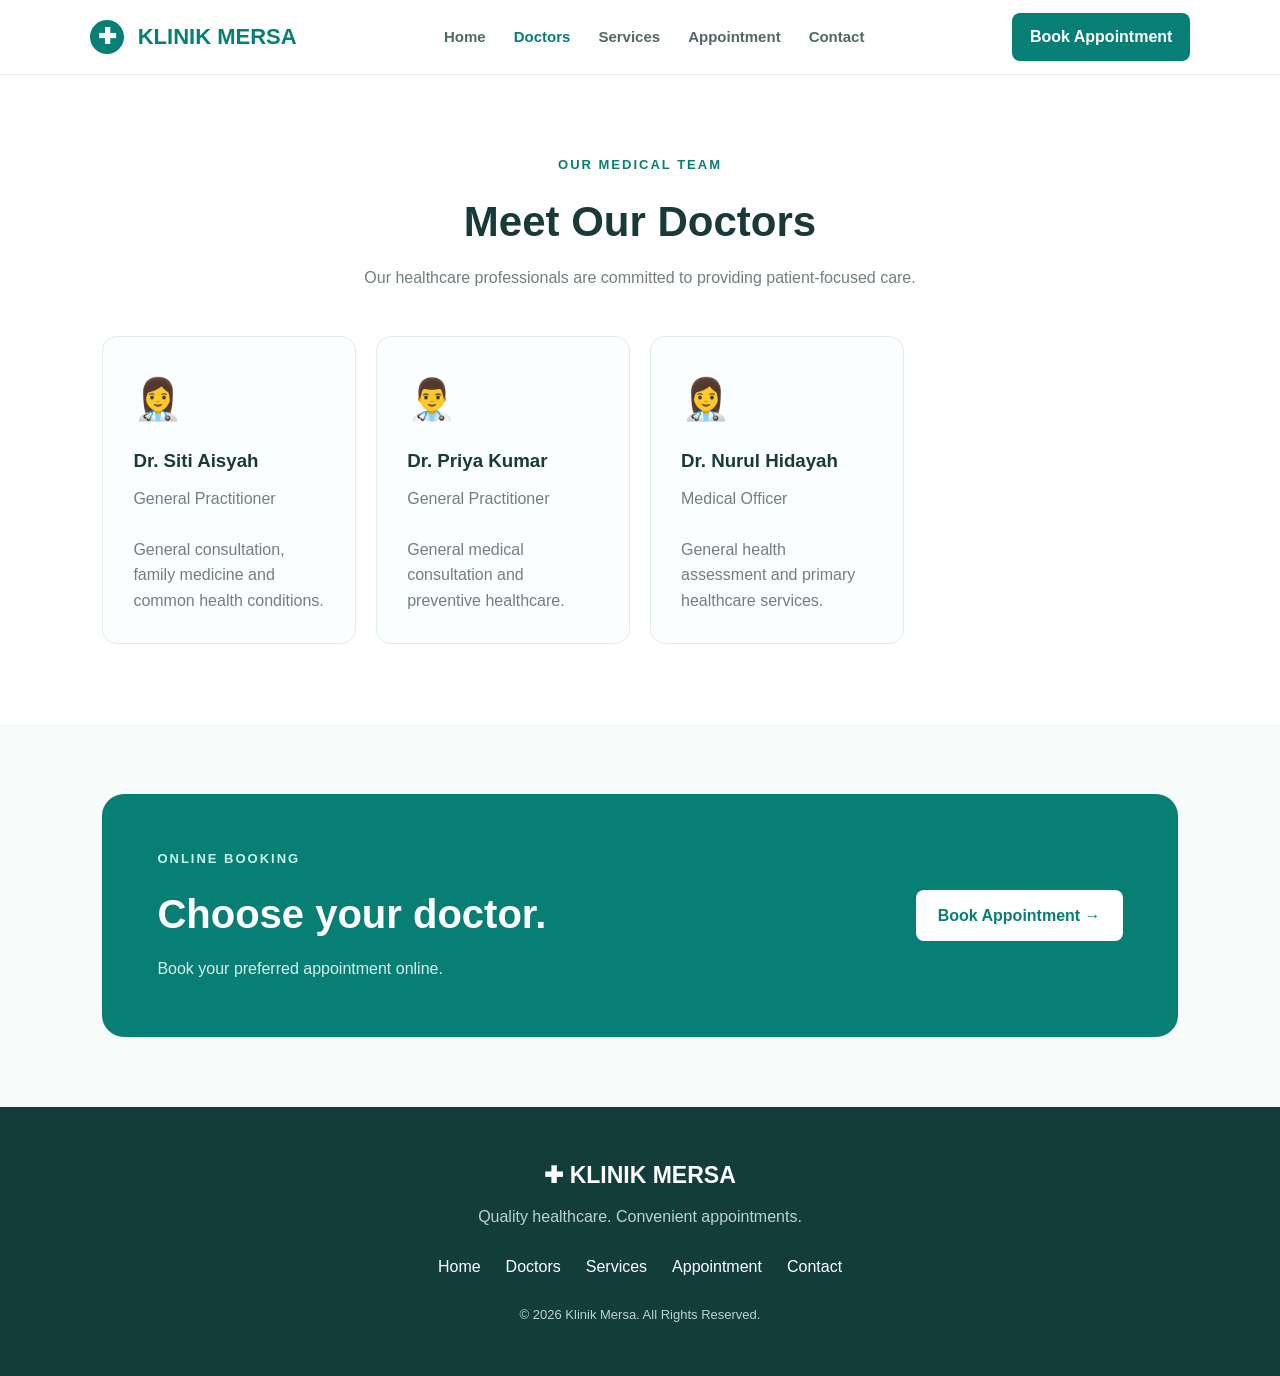
<file: doctors.html>
<!DOCTYPE html>
<html lang="en">

<head>
    <meta charset="UTF-8">
    <meta name="viewport" content="width=device-width, initial-scale=1.0">

    <title>Doctors | Klinik Mersa</title>

    <link rel="stylesheet" href="css/style.css">
</head>

<body>

<header class="header">

    <div class="logo">
        <span>✚</span> KLINIK MERSA
    </div>

    <nav>
        <a href="index.html">Home</a>
        <a href="doctors.html" class="active">Doctors</a>
        <a href="services.html">Services</a>
        <a href="appointment.html">Appointment</a>
        <a href="contact.html">Contact</a>
    </nav>

    <a href="appointment.html" class="header-btn">
        Book Appointment
    </a>

</header>


<section class="services-preview">

    <div class="section-heading">

        <p class="section-label">OUR MEDICAL TEAM</p>

        <h2>Meet Our Doctors</h2>

        <p>
            Our healthcare professionals are committed to
            providing patient-focused care.
        </p>

    </div>


    <div class="service-grid">

        <div class="service-card">

            <div>👩‍⚕️</div>

            <h3>Dr. Siti Aisyah</h3>

            <p>
                General Practitioner
            </p>

            <br>

            <p>
                General consultation, family medicine
                and common health conditions.
            </p>

        </div>


        <div class="service-card">

            <div>👨‍⚕️</div>

            <h3>Dr. Priya Kumar</h3>

            <p>
                General Practitioner
            </p>

            <br>

            <p>
                General medical consultation and
                preventive healthcare.
            </p>

        </div>


        <div class="service-card">

            <div>👩‍⚕️</div>

            <h3>Dr. Nurul Hidayah</h3>

            <p>
                Medical Officer
            </p>

            <br>

            <p>
                General health assessment and
                primary healthcare services.
            </p>

        </div>

    </div>

</section>


<section class="appointment-banner">

    <div>

        <p class="section-label">
            ONLINE BOOKING
        </p>

        <h2>
            Choose your doctor.
        </h2>

        <p>
            Book your preferred appointment online.
        </p>

    </div>

    <a href="appointment.html" class="btn-white">
        Book Appointment →
    </a>

</section>


<footer>

    <div class="footer-logo">
        ✚ KLINIK MERSA
    </div>

    <p>
        Quality healthcare. Convenient appointments.
    </p>

    <div class="footer-links">
        <a href="index.html">Home</a>
        <a href="doctors.html">Doctors</a>
        <a href="services.html">Services</a>
        <a href="appointment.html">Appointment</a>
        <a href="contact.html">Contact</a>
    </div>

    <p class="copyright">
        © 2026 Klinik Mersa. All Rights Reserved.
    </p>

</footer>

</body>
</html>
</file>
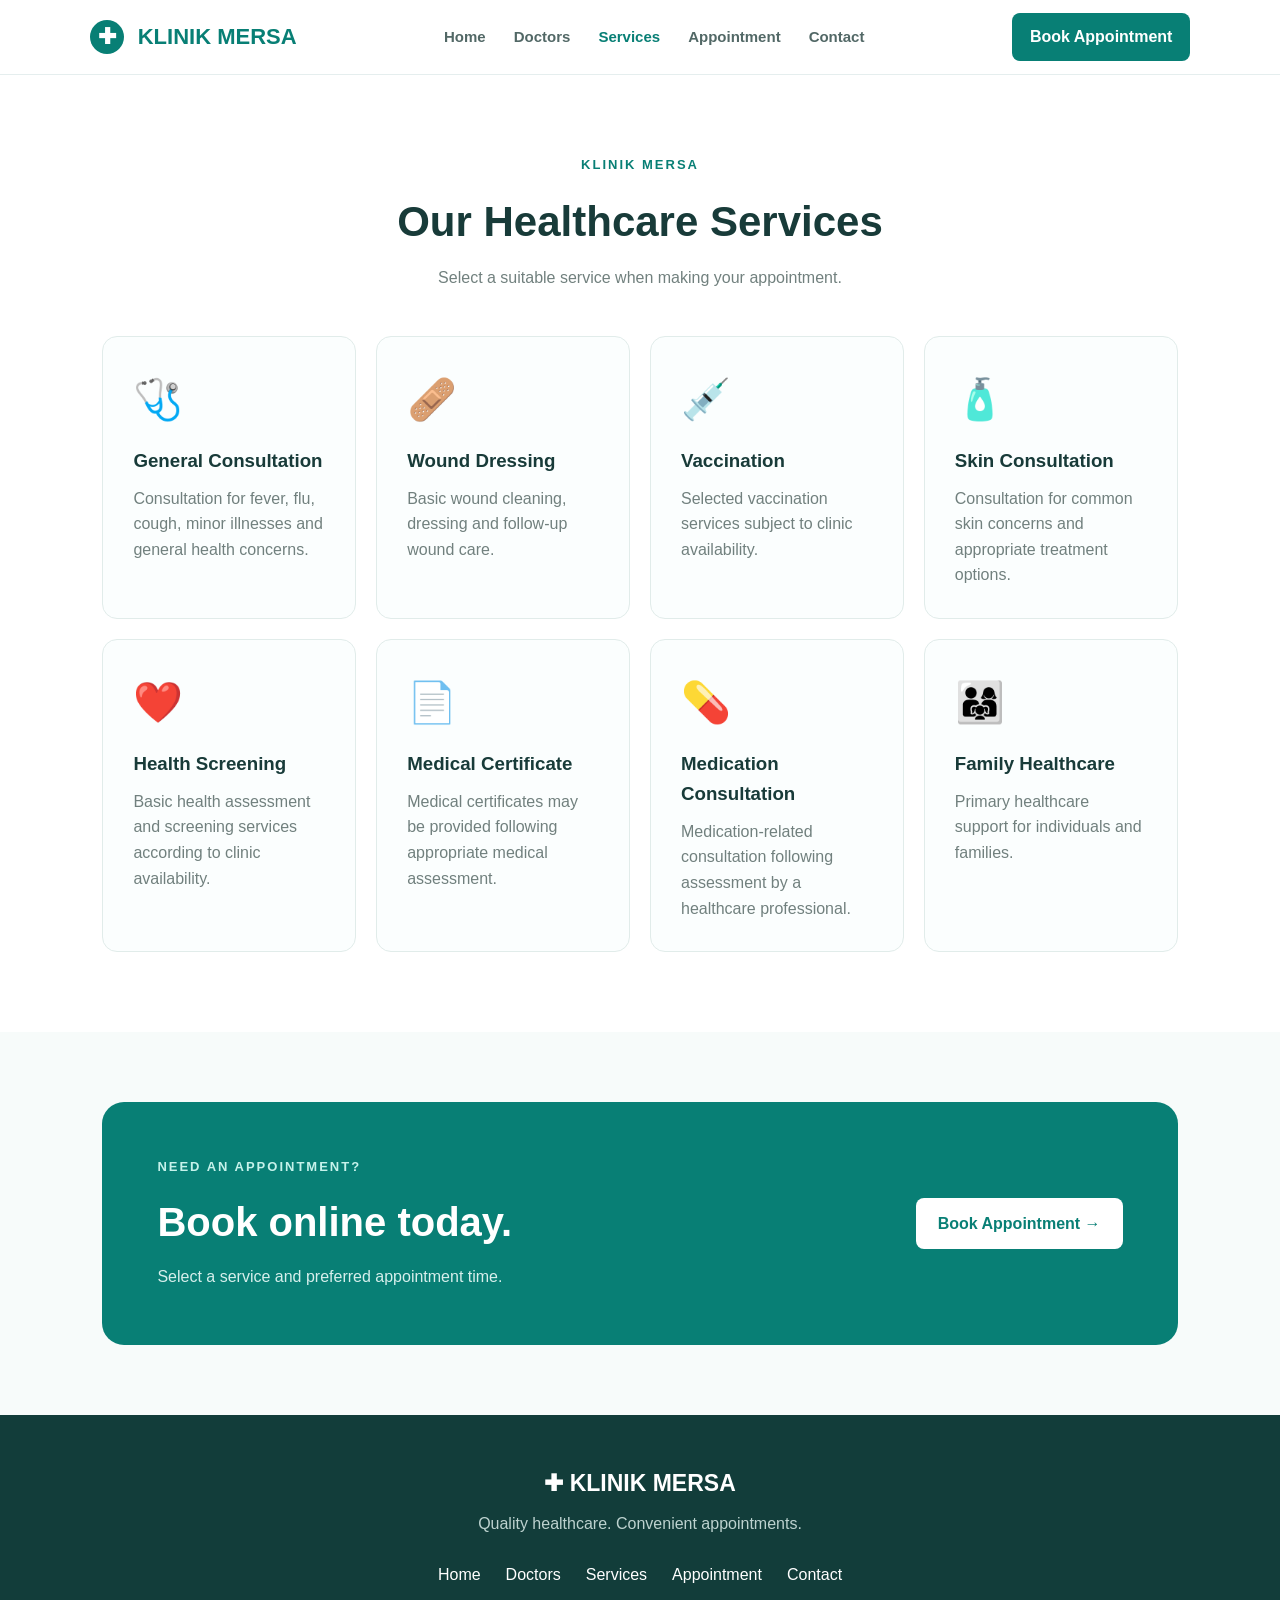
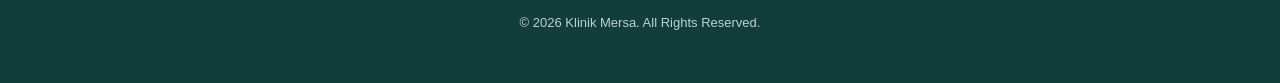
<file: services.html>
<!DOCTYPE html>
<html lang="en">

<head>

    <meta charset="UTF-8">
    <meta name="viewport" content="width=device-width, initial-scale=1.0">

    <title>Services | Klinik Mersa</title>

    <link rel="stylesheet" href="css/style.css">

</head>

<body>

<header class="header">

    <div class="logo">
        <span>✚</span> KLINIK MERSA
    </div>

    <nav>
        <a href="index.html">Home</a>
        <a href="doctors.html">Doctors</a>
        <a href="services.html" class="active">Services</a>
        <a href="appointment.html">Appointment</a>
        <a href="contact.html">Contact</a>
    </nav>

    <a href="appointment.html" class="header-btn">
        Book Appointment
    </a>

</header>


<section class="services-preview">

    <div class="section-heading">

        <p class="section-label">
            KLINIK MERSA
        </p>

        <h2>Our Healthcare Services</h2>

        <p>
            Select a suitable service when making your appointment.
        </p>

    </div>


    <div class="service-grid">


        <div class="service-card">

            <div>🩺</div>

            <h3>General Consultation</h3>

            <p>
                Consultation for fever, flu, cough,
                minor illnesses and general health concerns.
            </p>

        </div>


        <div class="service-card">

            <div>🩹</div>

            <h3>Wound Dressing</h3>

            <p>
                Basic wound cleaning, dressing and
                follow-up wound care.
            </p>

        </div>


        <div class="service-card">

            <div>💉</div>

            <h3>Vaccination</h3>

            <p>
                Selected vaccination services subject
                to clinic availability.
            </p>

        </div>


        <div class="service-card">

            <div>🧴</div>

            <h3>Skin Consultation</h3>

            <p>
                Consultation for common skin concerns
                and appropriate treatment options.
            </p>

        </div>


        <div class="service-card">

            <div>❤️</div>

            <h3>Health Screening</h3>

            <p>
                Basic health assessment and screening
                services according to clinic availability.
            </p>

        </div>


        <div class="service-card">

            <div>📄</div>

            <h3>Medical Certificate</h3>

            <p>
                Medical certificates may be provided
                following appropriate medical assessment.
            </p>

        </div>


        <div class="service-card">

            <div>💊</div>

            <h3>Medication Consultation</h3>

            <p>
                Medication-related consultation following
                assessment by a healthcare professional.
            </p>

        </div>


        <div class="service-card">

            <div>👨‍👩‍👧</div>

            <h3>Family Healthcare</h3>

            <p>
                Primary healthcare support for individuals
                and families.
            </p>

        </div>

    </div>

</section>


<section class="appointment-banner">

    <div>

        <p class="section-label">
            NEED AN APPOINTMENT?
        </p>

        <h2>
            Book online today.
        </h2>

        <p>
            Select a service and preferred appointment time.
        </p>

    </div>

    <a href="appointment.html" class="btn-white">
        Book Appointment →
    </a>

</section>


<footer>

    <div class="footer-logo">
        ✚ KLINIK MERSA
    </div>

    <p>
        Quality healthcare. Convenient appointments.
    </p>

    <div class="footer-links">
        <a href="index.html">Home</a>
        <a href="doctors.html">Doctors</a>
        <a href="services.html">Services</a>
        <a href="appointment.html">Appointment</a>
        <a href="contact.html">Contact</a>
    </div>

    <p class="copyright">
        © 2026 Klinik Mersa. All Rights Reserved.
    </p>

</footer>

</body>
</html>
</file>
<file: css/style.css>
* {
    margin: 0;
    padding: 0;
    box-sizing: border-box;
}

body {
    font-family: Arial, Helvetica, sans-serif;
    background: #f7fbfa;
    color: #183b39;
    line-height: 1.6;
}

a {
    text-decoration: none;
    color: inherit;
}


/* HEADER */

.header {
    min-height: 75px;
    padding: 0 7%;
    display: flex;
    align-items: center;
    justify-content: space-between;
    background: white;
    border-bottom: 1px solid #e5eeee;
}

.logo {
    font-size: 22px;
    font-weight: 800;
    color: #087f75;
}

.logo span {
    display: inline-flex;
    align-items: center;
    justify-content: center;
    background: #087f75;
    color: white;
    width: 34px;
    height: 34px;
    border-radius: 50%;
    margin-right: 8px;
}

nav {
    display: flex;
    gap: 28px;
}

nav a {
    color: #526866;
    font-size: 15px;
    font-weight: 600;
}

nav a:hover,
nav a.active {
    color: #087f75;
}

.header-btn {
    background: #087f75;
    color: white;
    padding: 11px 18px;
    border-radius: 8px;
    font-weight: bold;
}


/* HERO */

.hero {
    min-height: 560px;
    padding: 80px 8%;
    display: flex;
    align-items: center;
    justify-content: space-between;
    gap: 50px;
    background: linear-gradient(135deg, #eaf8f5, #ffffff);
}

.hero-content {
    max-width: 650px;
}

.small-title,
.section-label {
    color: #087f75;
    font-size: 13px;
    font-weight: 800;
    letter-spacing: 2px;
    margin-bottom: 12px;
}

.hero h1 {
    font-size: clamp(45px, 6vw, 76px);
    line-height: 1.05;
    margin-bottom: 25px;
}

.hero h1 span,
.about-content h2 span {
    color: #087f75;
}

.hero-content > p:not(.small-title) {
    color: #607371;
    font-size: 18px;
    max-width: 580px;
}

.hero-buttons {
    display: flex;
    gap: 15px;
    margin-top: 30px;
}

.btn-primary,
.btn-secondary,
.btn-white {
    display: inline-block;
    padding: 13px 22px;
    border-radius: 8px;
    font-weight: bold;
}

.btn-primary {
    background: #087f75;
    color: white;
}

.btn-secondary {
    border: 2px solid #087f75;
    color: #087f75;
}

.btn-primary:hover {
    background: #055f58;
}

.btn-secondary:hover {
    background: #e4f5f2;
}


/* HERO CARD */

.hero-card {
    width: 350px;
    background: white;
    padding: 40px;
    border-radius: 20px;
    box-shadow: 0 20px 50px rgba(0,0,0,0.08);
    text-align: center;
}

.doctor-icon {
    font-size: 80px;
    margin-bottom: 15px;
}

.hero-card h3 {
    font-size: 24px;
    margin-bottom: 10px;
}

.hero-card p {
    color: #697a78;
    margin-bottom: 20px;
}

.hero-card a {
    color: #087f75;
    font-weight: bold;
}


/* QUICK INFO */

.quick-info {
    display: grid;
    grid-template-columns: repeat(3, 1fr);
    background: white;
    padding: 25px 8%;
    border-bottom: 1px solid #e6eeee;
}

.quick-info > div {
    padding: 10px 25px;
    border-right: 1px solid #e4eeee;
}

.quick-info > div:last-child {
    border-right: none;
}

.quick-info strong {
    color: #087f75;
}

.quick-info p {
    color: #697a78;
}


/* ABOUT */

.about {
    padding: 100px 8%;
    display: grid;
    grid-template-columns: 1fr 1fr;
    gap: 70px;
    align-items: center;
}

.about-image {
    min-height: 430px;
    border-radius: 25px;
    background: linear-gradient(145deg, #b9e8df, #e8f8f5);
    display: flex;
    align-items: center;
    justify-content: center;
}

.clinic-symbol {
    width: 150px;
    height: 150px;
    border-radius: 50%;
    background: white;
    display: flex;
    align-items: center;
    justify-content: center;
    color: #087f75;
    font-size: 80px;
    box-shadow: 0 15px 40px rgba(0,0,0,.08);
}

.about-content h2 {
    font-size: 48px;
    line-height: 1.15;
    margin-bottom: 25px;
}

.about-content p:not(.section-label) {
    color: #667674;
    margin-bottom: 15px;
}


/* SERVICES */

.services-preview {
    padding: 80px 8%;
    background: white;
}

.section-heading {
    text-align: center;
    margin-bottom: 45px;
}

.section-heading h2 {
    font-size: 42px;
    margin-bottom: 10px;
}

.section-heading > p:last-child {
    color: #71807e;
}

.service-grid {
    display: grid;
    grid-template-columns: repeat(4, 1fr);
    gap: 20px;
}

.service-card {
    padding: 30px;
    border: 1px solid #e1ecea;
    border-radius: 15px;
    background: #fbfefe;
    transition: .3s;
}

.service-card:hover {
    transform: translateY(-5px);
    box-shadow: 0 12px 35px rgba(0,0,0,.07);
}

.service-card > div {
    font-size: 40px;
    margin-bottom: 15px;
}

.service-card h3 {
    margin-bottom: 10px;
}

.service-card p {
    color: #71807e;
}


/* BANNER */

.appointment-banner {
    margin: 70px 8%;
    padding: 55px;
    border-radius: 22px;
    background: #087f75;
    color: white;
    display: flex;
    align-items: center;
    justify-content: space-between;
    gap: 30px;
}

.appointment-banner .section-label {
    color: #c6f2eb;
}

.appointment-banner h2 {
    font-size: 40px;
    margin-bottom: 10px;
}

.appointment-banner p {
    color: #d7efec;
}

.btn-white {
    background: white;
    color: #087f75;
    white-space: nowrap;
}


/* FOOTER */

footer {
    padding: 50px 8%;
    background: #123d3a;
    color: white;
    text-align: center;
}

.footer-logo {
    font-size: 23px;
    font-weight: bold;
    margin-bottom: 10px;
}

footer > p {
    color: #bdd2cf;
}

.footer-links {
    display: flex;
    justify-content: center;
    gap: 25px;
    margin: 25px 0;
}

.footer-links a:hover {
    color: #8fe1d6;
}

.copyright {
    font-size: 13px;
    margin-top: 20px;
}


/* RESPONSIVE */

@media (max-width: 900px) {

    nav {
        display: none;
    }

    .header {
        padding: 15px 5%;
    }

    .hero {
        flex-direction: column;
        text-align: center;
        padding: 60px 5%;
    }

    .hero-buttons {
        justify-content: center;
    }

    .hero-card {
        width: 100%;
        max-width: 400px;
    }

    .quick-info {
        grid-template-columns: 1fr;
    }

    .quick-info > div {
        border-right: none;
        border-bottom: 1px solid #e4eeee;
        padding: 15px;
    }

    .about {
        grid-template-columns: 1fr;
        padding: 60px 5%;
    }

    .service-grid {
        grid-template-columns: 1fr 1fr;
    }

    .appointment-banner {
        margin: 40px 5%;
        flex-direction: column;
        text-align: center;
    }
}


@media (max-width: 550px) {

    .header-btn {
        display: none;
    }

    .hero h1 {
        font-size: 46px;
    }

    .hero-buttons {
        flex-direction: column;
    }

    .service-grid {
        grid-template-columns: 1fr;
    }

    .about-content h2 {
        font-size: 38px;
    }

    .footer-links {
        flex-direction: column;
        gap: 10px;
    }
}
/* APPOINTMENT FORM */

.appointment-form {
    max-width: 900px;
    margin: 0 auto;
    background: white;
    padding: 45px;
    border-radius: 20px;
    box-shadow: 0 15px 40px rgba(0,0,0,.07);
}

.appointment-form h3 {
    margin-bottom: 25px;
    font-size: 25px;
}

.form-section-title {
    margin-top: 40px;
}

.form-grid {
    display: grid;
    grid-template-columns: 1fr 1fr;
    gap: 22px;
}

.form-group {
    margin-bottom: 22px;
}

.form-group label {
    display: block;
    margin-bottom: 8px;
    font-weight: 700;
    color: #34504d;
}

.form-group input,
.form-group select,
.form-group textarea {
    width: 100%;
    padding: 13px 14px;
    border: 1px solid #cbdedb;
    border-radius: 8px;
    font-size: 15px;
    font-family: inherit;
    outline: none;
}

.form-group input:focus,
.form-group select:focus,
.form-group textarea:focus {
    border-color: #087f75;
    box-shadow: 0 0 0 3px rgba(8,127,117,.1);
}

.form-group textarea {
    resize: vertical;
}

.checkbox-group label {
    display: flex;
    gap: 10px;
    align-items: flex-start;
    font-weight: normal;
}

.checkbox-group input {
    width: auto;
    margin-top: 5px;
}

.submit-btn {
    width: 100%;
    padding: 15px;
    border: none;
    border-radius: 8px;
    background: #087f75;
    color: white;
    font-size: 16px;
    font-weight: bold;
    cursor: pointer;
}

.submit-btn:hover {
    background: #055f58;
}

@media (max-width: 650px) {

    .appointment-form {
        padding: 25px;
    }

    .form-grid {
        grid-template-columns: 1fr;
        gap: 0;
    }
}
</file>
